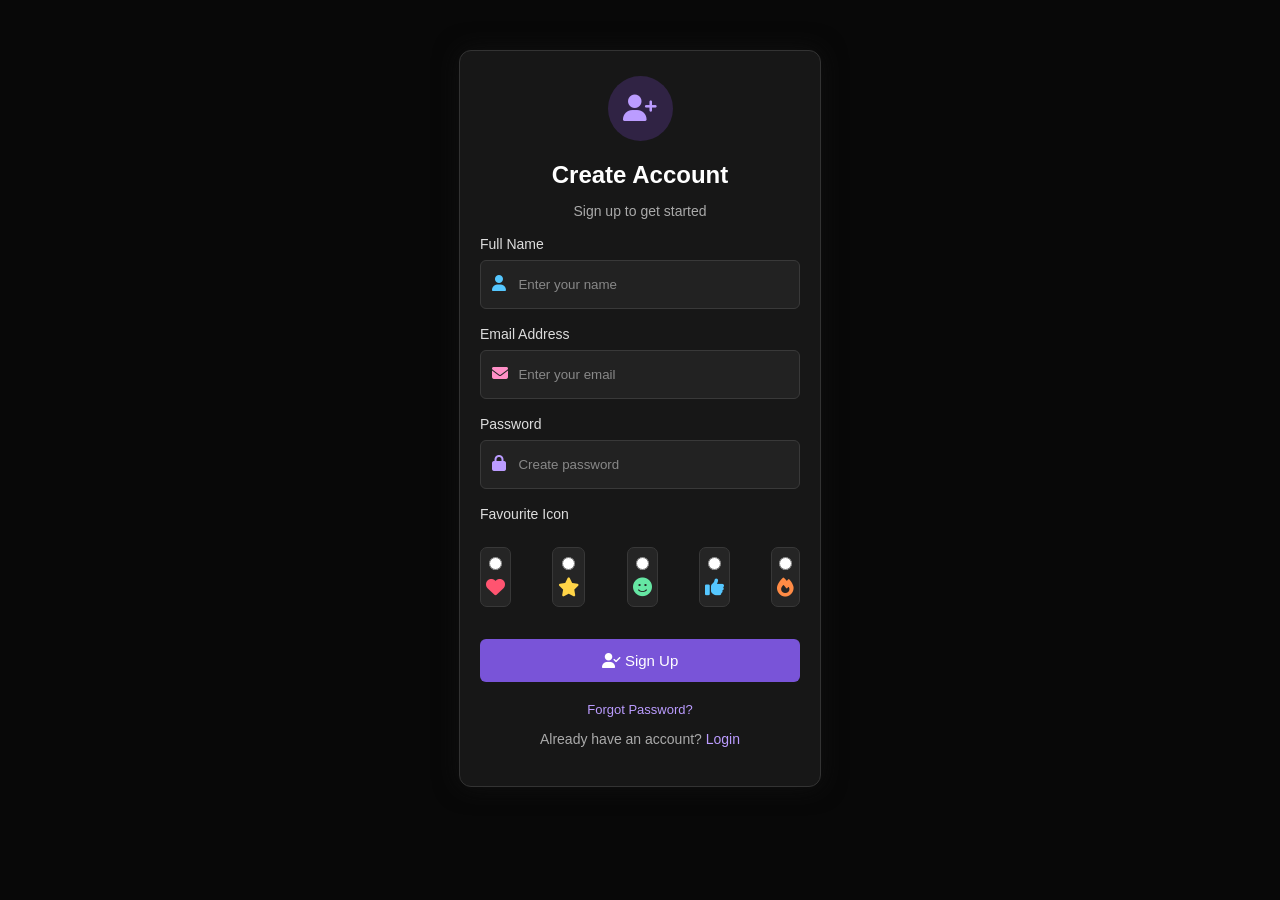
<file: index.html>
<!DOCTYPE html>
<html>
<head>
    <title>Sign Up</title>
    <link rel="stylesheet" href="style.css">
    <link rel="stylesheet" href="https://cdnjs.cloudflare.com/ajax/libs/font-awesome/6.5.0/css/all.min.css">
</head>
<body>

<div class="form-box">
    <div class="top-icon"><i class="fa-solid fa-user-plus"></i></div>
    <h2>Create Account</h2>
    <p>Sign up to get started</p>

    <form action="login.html">
        <label>Full Name</label>
        <div class="input-box">
            <i class="fa-solid fa-user blue"></i>
            <input type="text" placeholder="Enter your name" required>
        </div>

        <label>Email Address</label>
        <div class="input-box">
            <i class="fa-solid fa-envelope pink"></i>
            <input type="email" placeholder="Enter your email" required>
        </div>

        <label>Password</label>
        <div class="input-box">
            <i class="fa-solid fa-lock purple"></i>
            <input type="password" placeholder="Create password" required>
        </div>

        <label>Favourite Icon</label>
        <div class="favourite-icons">
            <label><input type="radio" name="fav" required><i class="fa-solid fa-heart red"></i></label>
            <label><input type="radio" name="fav"><i class="fa-solid fa-star yellow"></i></label>
            <label><input type="radio" name="fav"><i class="fa-solid fa-face-smile green"></i></label>
            <label><input type="radio" name="fav"><i class="fa-solid fa-thumbs-up blue"></i></label>
            <label><input type="radio" name="fav"><i class="fa-solid fa-fire orange"></i></label>
        </div>

        <button type="submit"><i class="fa-solid fa-user-check"></i> Sign Up</button>
    </form>

    <div class="links">
        <a href="forgot.html">Forgot Password?</a>
        <p>Already have an account? <a href="login.html">Login</a></p>
    </div>
</div>

</body>
</html>
</file>
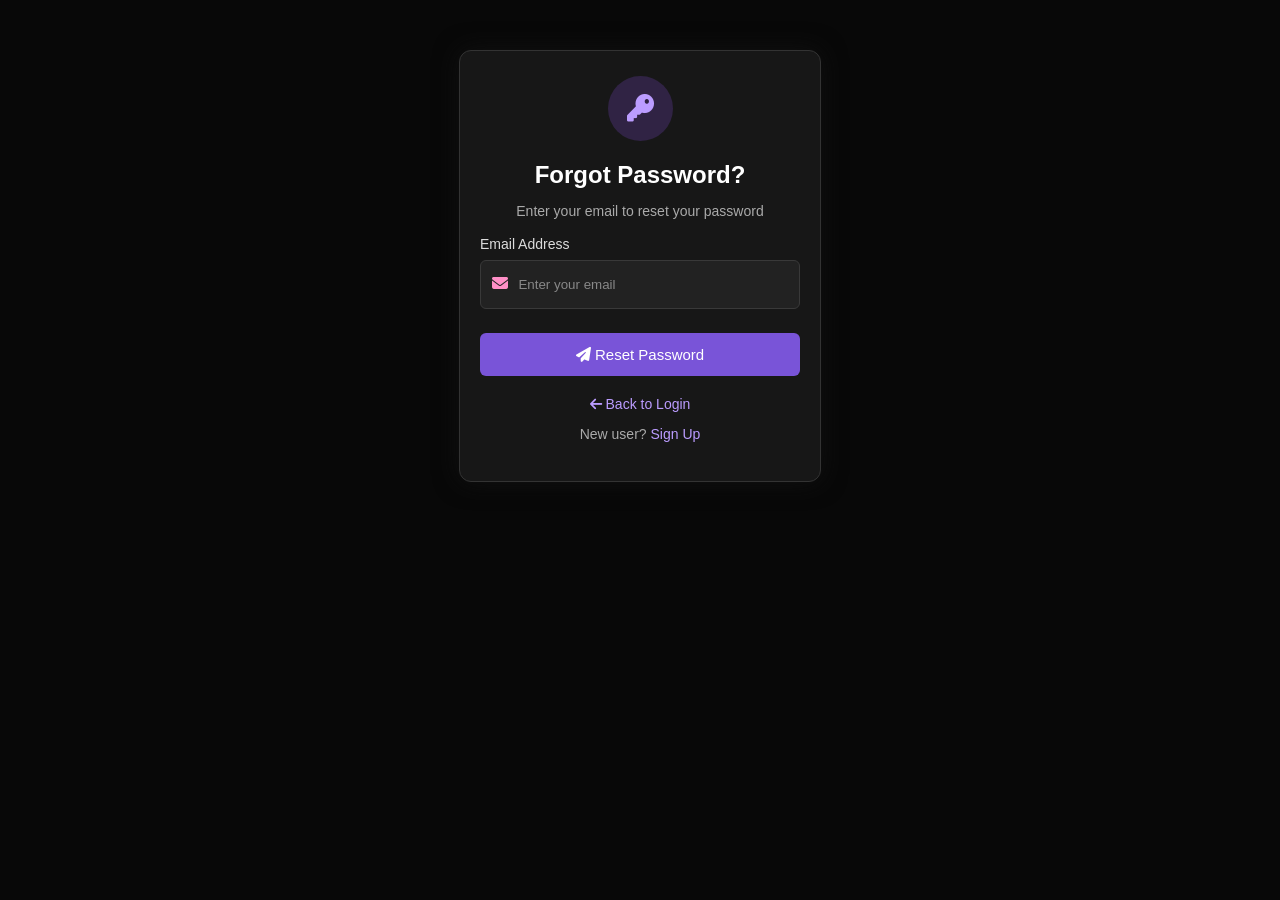
<file: forgot.html>
<!DOCTYPE html>
<html>
<head>
    <title>Forgot Password</title>
    <link rel="stylesheet" href="style.css">
    <link rel="stylesheet" href="https://cdnjs.cloudflare.com/ajax/libs/font-awesome/6.5.0/css/all.min.css">
</head>
<body>

<div class="form-box">
    <div class="top-icon"><i class="fa-solid fa-key"></i></div>
    <h2>Forgot Password?</h2>
    <p>Enter your email to reset your password</p>

    <form action="login.html">
        <label>Email Address</label>
        <div class="input-box">
            <i class="fa-solid fa-envelope pink"></i>
            <input type="email" placeholder="Enter your email" required>
        </div>

        <button type="submit"><i class="fa-solid fa-paper-plane"></i> Reset Password</button>
    </form>

    <div class="links">
        <p><a href="login.html"><i class="fa-solid fa-arrow-left"></i> Back to Login</a></p>
        <p>New user? <a href="signup.html">Sign Up</a></p>
    </div>
</div>

</body>
</html>
</file>
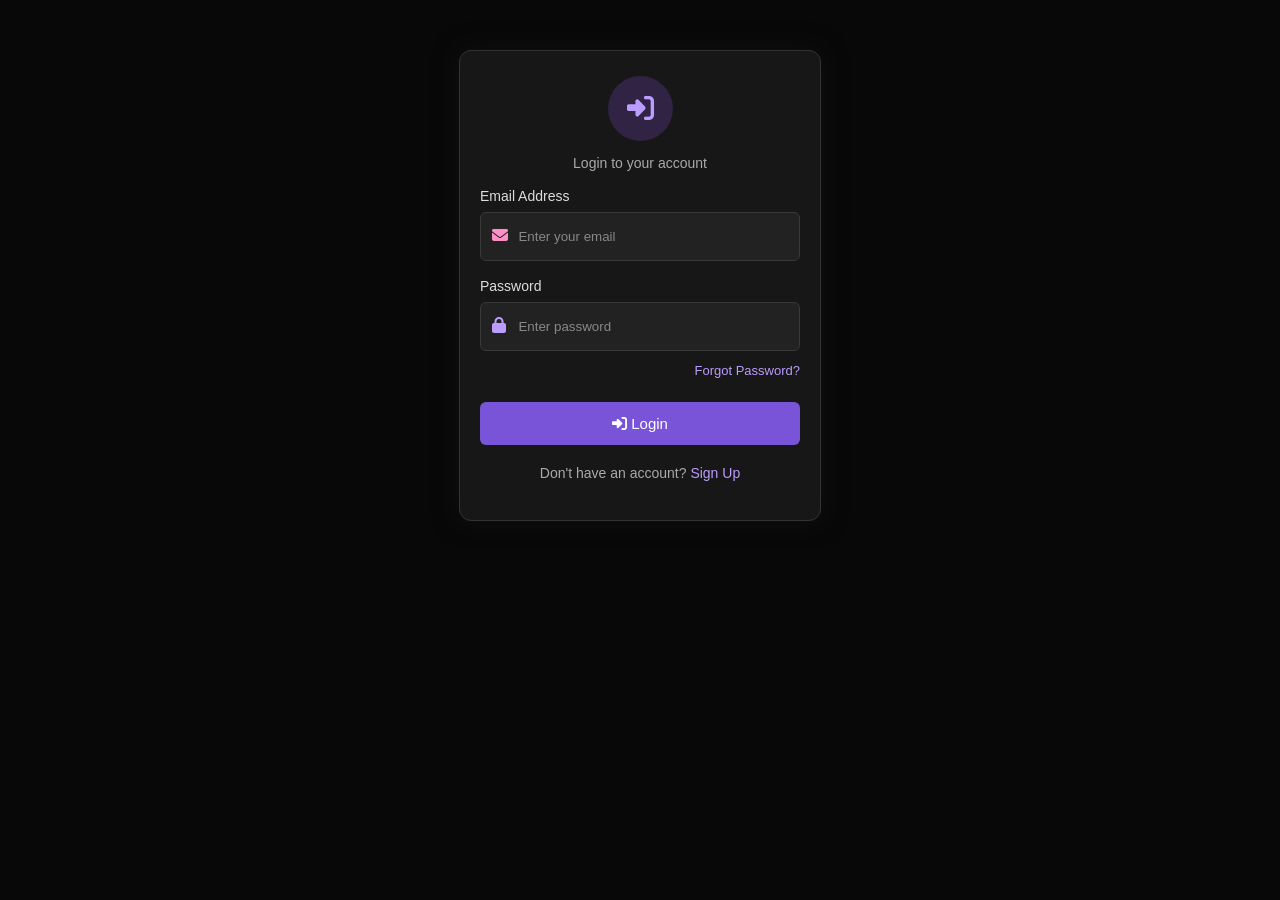
<file: login.html>
<!DOCTYPE html>
<html>
<head>
    <title>Login</title>
    <link rel="stylesheet" href="style.css">
    <link rel="stylesheet" href="https://cdnjs.cloudflare.com/ajax/libs/font-awesome/6.5.0/css/all.min.css">
</head>
<body>

<div class="form-box">
    <div class="top-icon"><i class="fa-solid fa-right-to-bracket"></i></div>
    <p>Login to your account</p>

    <form action="signup.html">
        <label>Email Address</label>
        <div class="input-box">
            <i class="fa-solid fa-envelope pink"></i>
            <input type="email" placeholder="Enter your email" required>
        </div>

        <label>Password</label>
        <div class="input-box">
            <i class="fa-solid fa-lock purple"></i>
            <input type="password" placeholder="Enter password" required>
        </div>

        <div class="forgot-link">
            <a href="forgot.html">Forgot Password?</a>
        </div>

        <button type="submit"><i class="fa-solid fa-right-to-bracket"></i> Login</button>
    </form>

    <div class="links">
        <p>Don't have an account? <a href="signup.html">Sign Up</a></p>
    </div>
</div>

</body>
</html>
</file>
<file: style.css>
body {
    font-family: Arial, sans-serif;
    background: #080808;
    color: white;
    margin: 0;
    padding: 25px 12px;
}

.form-box {
    background: #171717;
    width: 320px;
    max-width: calc(100% - 40px);
    margin: 25px auto;
    padding: 25px 20px;
    border: 1px solid #333;
    border-radius: 12px;
    box-shadow: 0 0 25px #111;
}

.top-icon {
    width: 65px;
    height: 65px;
    margin: auto;
    border-radius: 50%;
    background: #302344;
    color: #bb9cff;
    display: flex;
    justify-content: center;
    align-items: center;
    font-size: 27px;
}

h2 {
    text-align: center;
    margin-bottom: 8px;
}

p {
    text-align: center;
    color: #aaa;
    font-size: 14px;
}

form label {
    display: block;
    margin-top: 17px;
    margin-bottom: 8px;
    font-size: 14px;
    color: #ddd;
}

.input-box {
    background: #222;
    border: 1px solid #393939;
    padding: 11px;
    border-radius: 6px;
}

.input-box i {
    width: 22px;
}

.input-box input {
    width: 85%;
    padding: 5px 0;
    background: transparent;
    border: none;
    outline: none;
    color: white;
}

.input-box input::placeholder {
    color: #888;
}

.blue {
    color: #55c7ff;
}

.pink {
    color: #ff8fc7;
}

.purple {
    color: #bb9cff;
}

.red {
    color: #ff5470;
}

.yellow {
    color: #ffd447;
}

.green {
    color: #65e6a3;
}

.orange {
    color: #ff8b45;
}

.favourite-icons {
    display: flex;
    justify-content: space-between;
    gap: 5px;
}

.favourite-icons label {
    background: #252525;
    border: 1px solid #383838;
    padding: 9px 5px;
    border-radius: 7px;
    text-align: center;
    cursor: pointer;
}

.favourite-icons input {
    display: block;
    margin: 0 auto 8px;
    accent-color: #bb9cff;
}

.favourite-icons i {
    font-size: 19px;
}

.favourite-icons label:has(input:checked) {
    border-color: #bb9cff;
    background: #302344;
}

button {
    width: 100%;
    padding: 13px;
    margin-top: 24px;
    background: #7954d8;
    color: white;
    border: none;
    border-radius: 6px;
    font-size: 15px;
    cursor: pointer;
}

button:hover {
    background: #6340bd;
}

.links {
    text-align: center;
    margin-top: 20px;
    font-size: 13px;
}

.links a,
.forgot-link a {
    color: #bb9cff;
    text-decoration: none;
}

.forgot-link {
    text-align: right;
    margin-top: 12px;
    font-size: 13px;
}

.links a:hover,
.forgot-link a:hover {
    text-decoration: underline;
}
</file>
